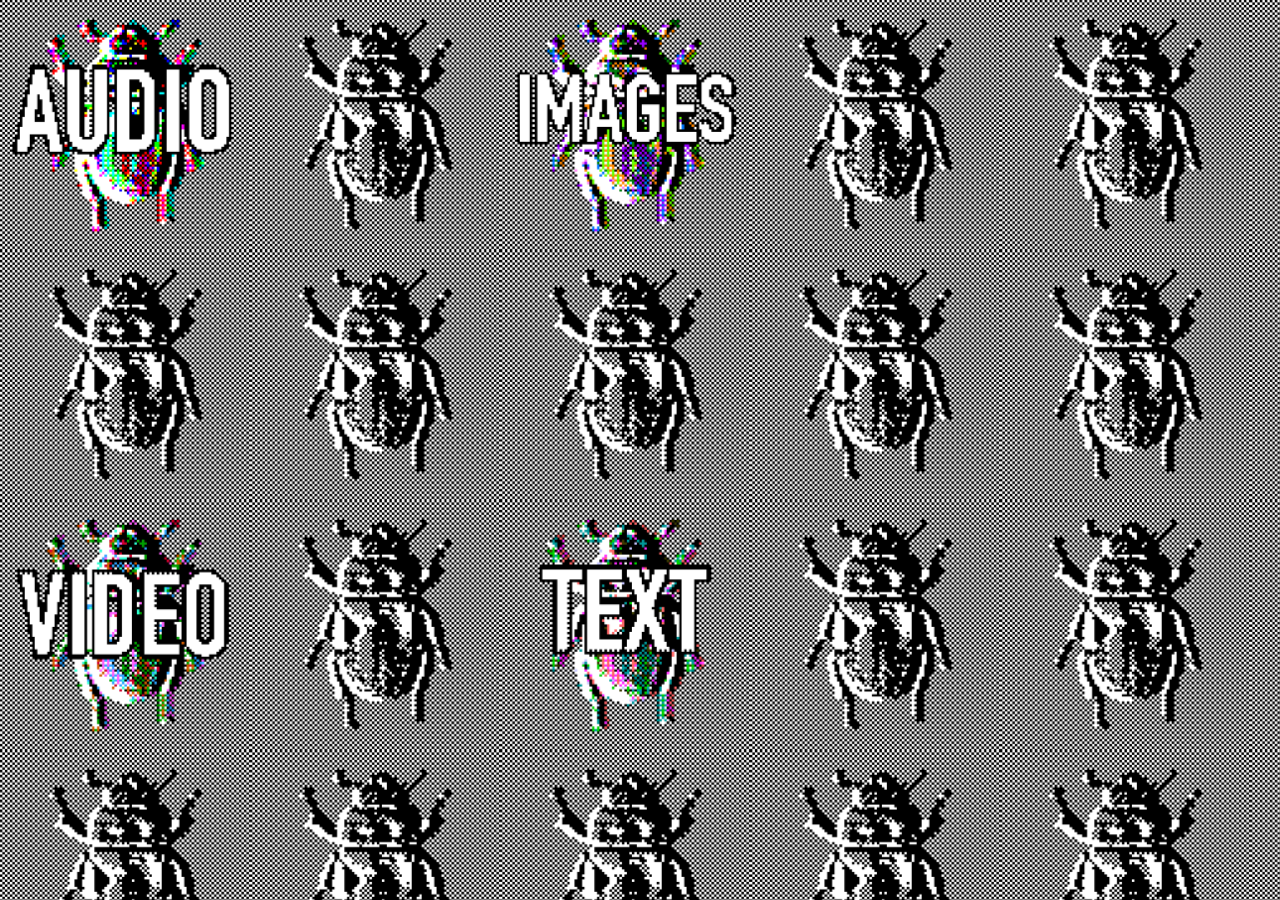
<file: index.html>
<!doctype html>
<html lang="en-US">
	<head>
		<meta charset="utf-8" />
		<link rel="stylesheet" href="styles.css">
		<title>aloe archive</title>
	</head>
<body>
		
	<div class="button-area">
		<a href="audio/index.html" class="beetle beetle-audio"> </a>
		<a href="images/index.html" class="beetle beetle-images"> </a>
		<a href="video/index.html" class="beetle beetle-video"> </a>
		<a href="text/index.html" class="beetle beetle-text"> </a>
	</div>	
	 
</body>
</html>
</file>
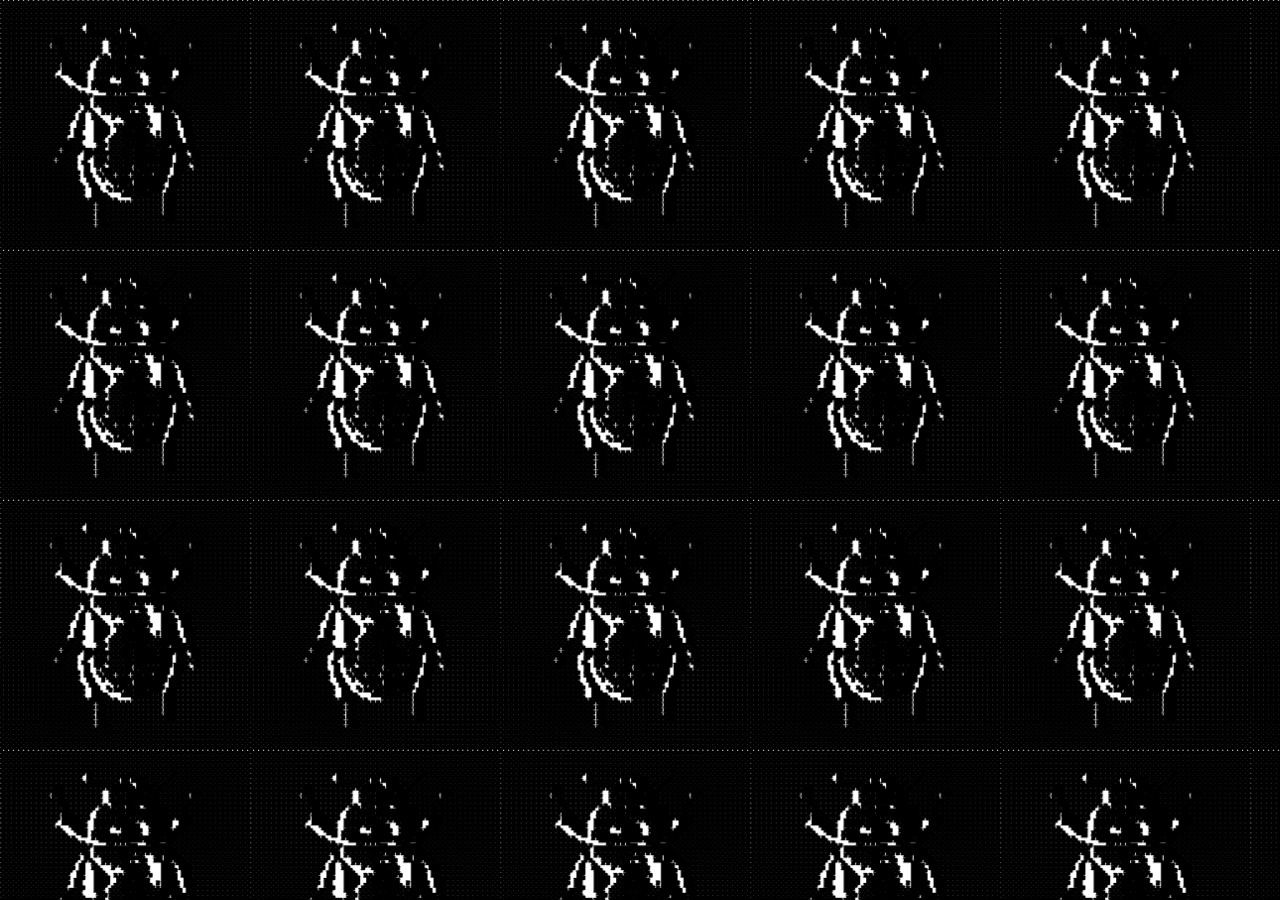
<file: audio/index.html>
<!doctype html>
<html lang="en-US">
	<head>
		<meta charset="utf-8" />
		<title>aloe audio</title>
		<link rel="stylesheet" href="/images/styles.css">
	</head>
<body>
	
	
	<div class="album-player">
		<iframe style="border: 0; width: 350px; height: 470px;" src="https://bandcamp.com/EmbeddedPlayer/album=1346851630/size=large/bgcol=ffffff/linkcol=333333/tracklist=false/transparent=true/" seamless><a href="https://chloealoe.bandcamp.com/album/spirit-bomb">Spirit Bomb by Chloë Aloe</a></iframe>
		
		<iframe style="border: 0; width: 350px; height: 470px;" src="https://bandcamp.com/EmbeddedPlayer/album=232833730/size=large/bgcol=ffffff/linkcol=333333/tracklist=false/transparent=true/" seamless><a href="https://chloealoe.bandcamp.com/album/uv">UV by Chloë Aloe</a></iframe>
		
		<iframe style="border: 0; width: 350px; height: 470px;" src="https://bandcamp.com/EmbeddedPlayer/album=3845713603/size=large/bgcol=ffffff/linkcol=333333/tracklist=false/transparent=true/" seamless><a href="https://veralyric.bandcamp.com/album/nausea-os">Nausea OS by Vera-Lyric</a></iframe>
	</div>
	
	
		
</body>
</html>
</file>
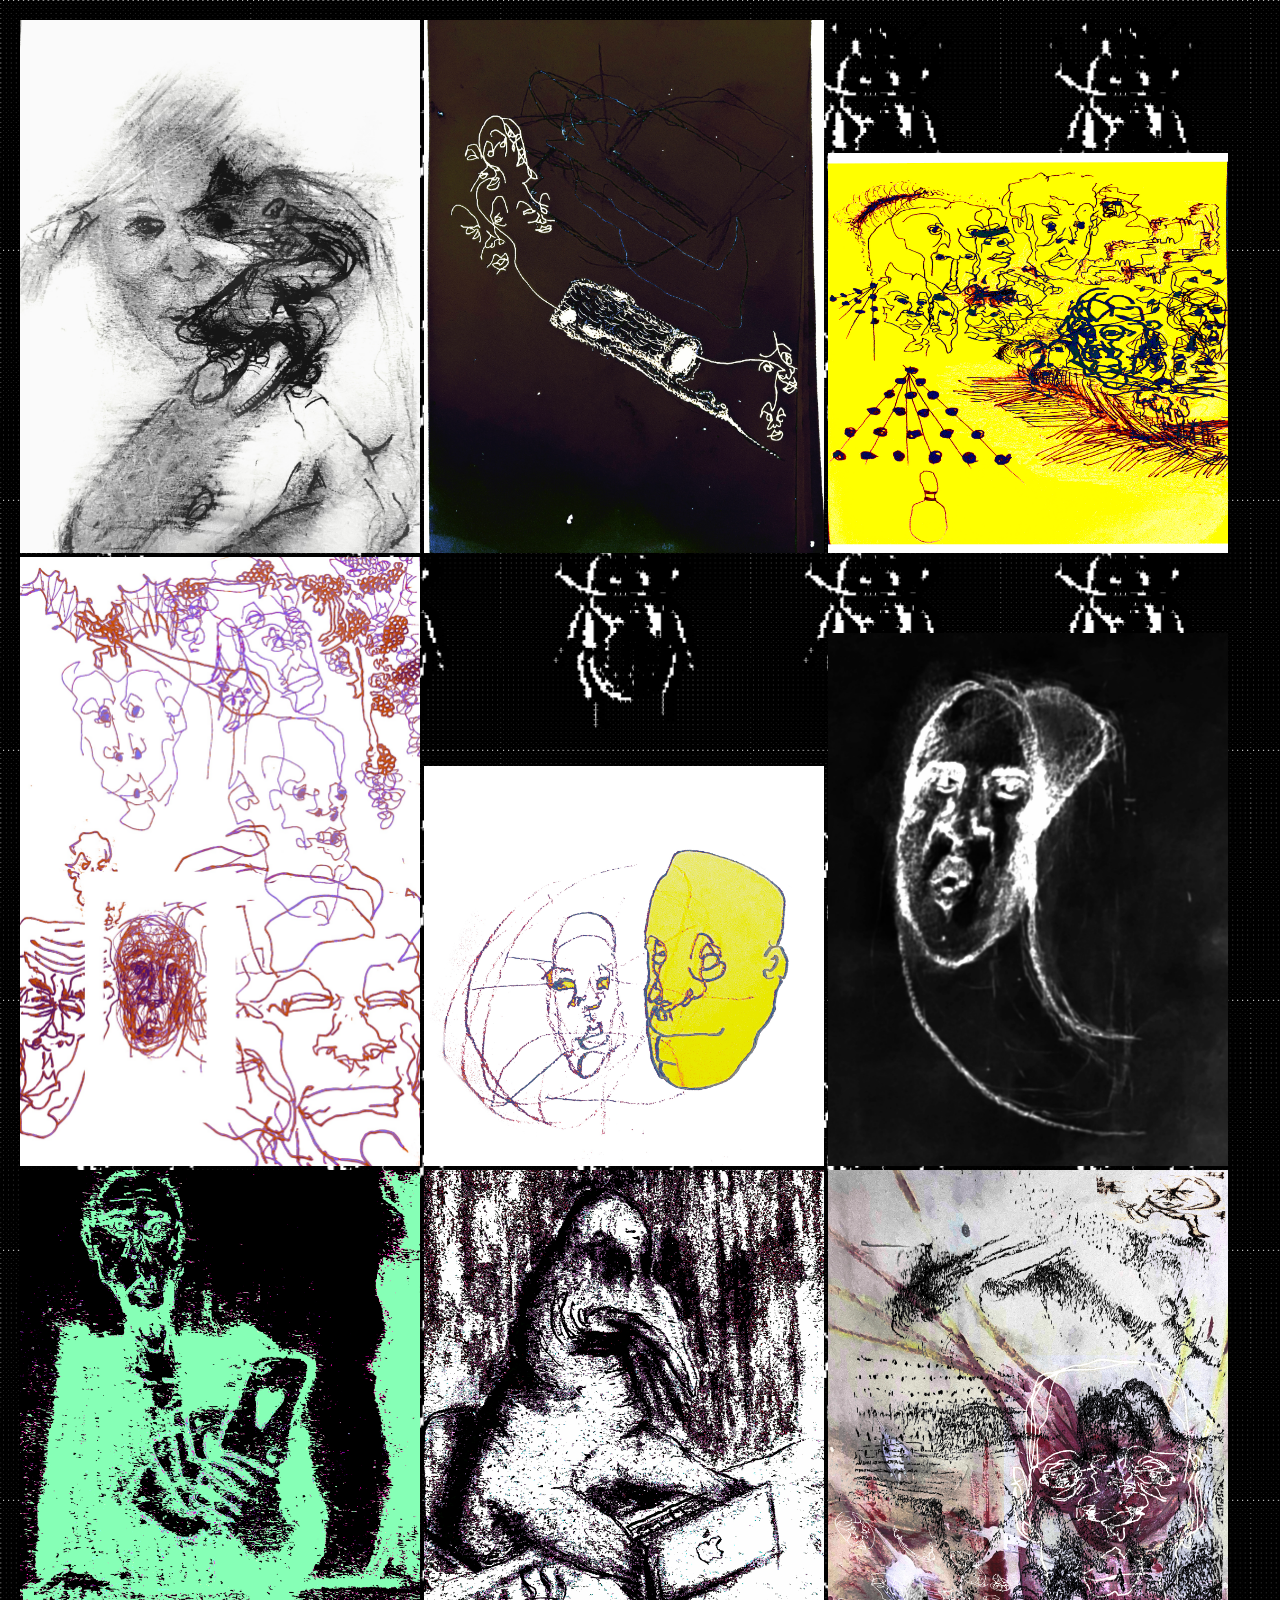
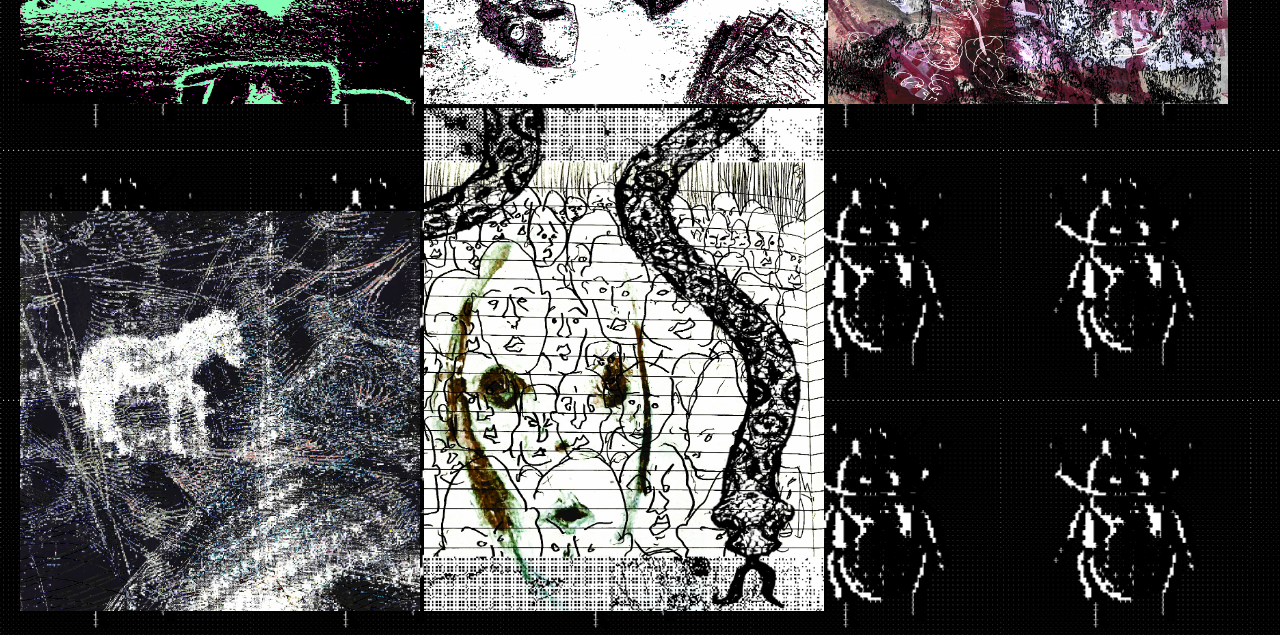
<file: images/index.html>
<!doctype html>
<html lang="en-US">
	<head>
		<meta charset="utf-8" />
		<title>aloe images</title>
		<link rel="stylesheet" href="/images/styles.css">
	</head>
<body>

	
	<img src="/images/media_images/IMG_3189_jpg.jpg"
		alt="skateboarder"
		width="400"
		 />
		
	<img src="/images/media_images/IMG_6111.jpg"
		alt="in space"
		width="400"
		 />
		
	<img src="/images/media_images/IMG_6116.JPG"
		alt="bowling alley"
		width="400"
		/>
		
	<img src="/images/media_images/IMG_6120.JPG"
		alt="wine"
		width="400"
		 />
		
	<img src="/images/media_images/IMG_6123.jpg"
		alt="sun orbit"
		width="400"
		 />
		
	<img src="/images/media_images/IMG_6126.JPG"
		alt="bend"
		width="400"
		 />
		
	<img src="/images/media_images/IMG_6860.JPG"
		alt="casino dream"
		width="400"
		/>
		
	<img src="/images/media_images/IMG_6862.JPG"
		alt="working"
		width="400"
		/>
		
	<img src="/images/media_images/IMG_7239.JPG"
		alt="guts"
		width="400"
		/>
		
	<img src="/images/media_images/IMG_7246.JPG"
		alt="horse"
		width="400"
		 />
		
	<img src="/images/media_images/IMG_7255.JPG"
		alt="everybodys talking at me"
		width="400"
		/>
		
		
</body>
</html>
</file>
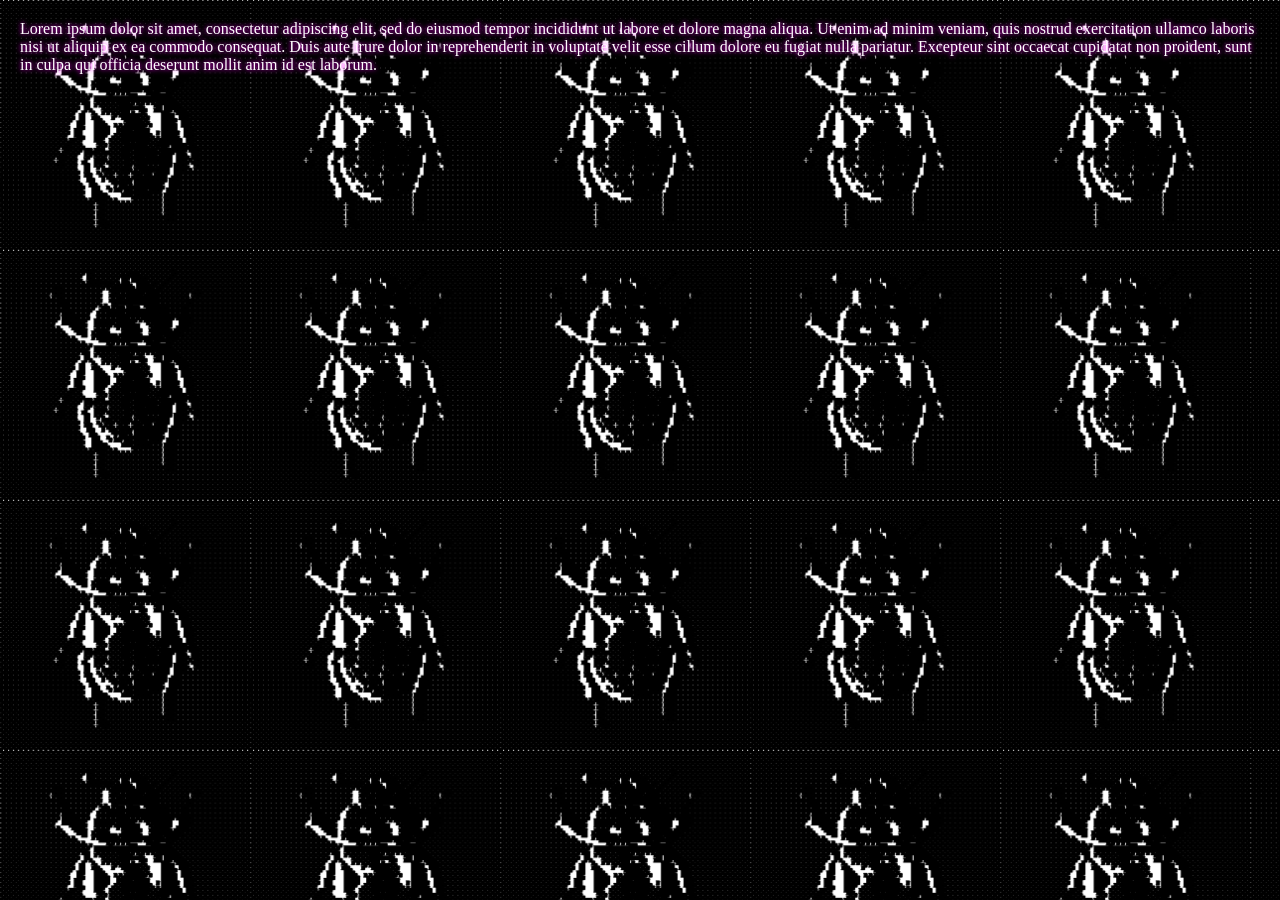
<file: text/index.html>
<!doctype html>
<html lang="en-US">
	<head>
		<meta charset="utf-8" />
		<title>aloe text</title>
		<link rel="stylesheet" href="/images/styles.css">
	</head>
<body>

Lorem ipsum dolor sit amet, consectetur adipiscing elit, sed do eiusmod tempor incididunt ut labore et dolore magna aliqua. Ut enim ad minim veniam, quis nostrud exercitation ullamco laboris nisi ut aliquip ex ea commodo consequat. Duis aute irure dolor in reprehenderit in voluptate velit esse cillum dolore eu fugiat nulla pariatur. Excepteur sint occaecat cupidatat non proident, sunt in culpa qui officia deserunt mollit anim id est laborum.


</body>
</html>
</file>
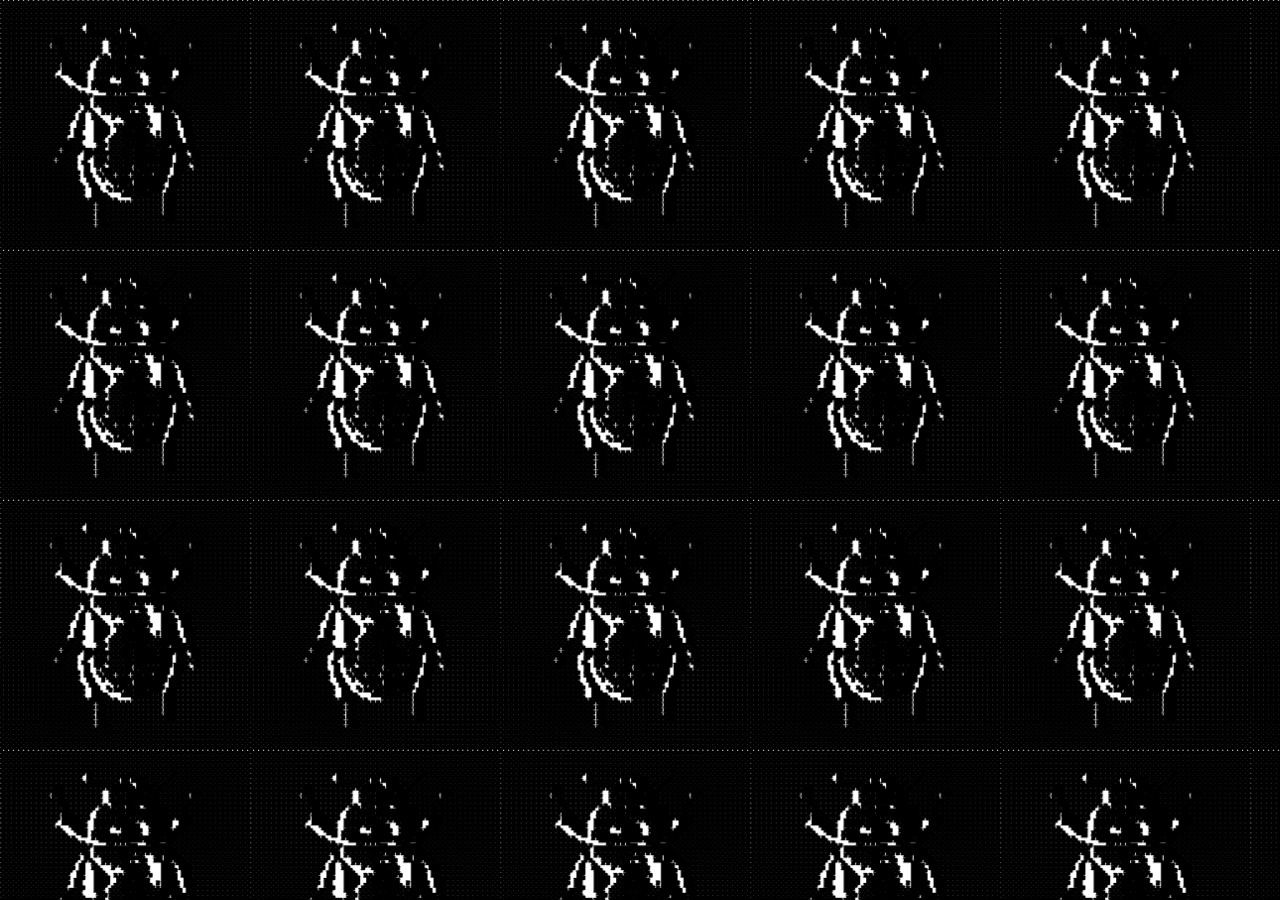
<file: video/index.html>
<!doctype html>
<html lang="en-US">
	<head>
		<meta charset="utf-8" />
		<title>aloe video</title>
		<link rel="stylesheet" href="/images/styles.css">
	</head>
<body>
	
<iframe width="560" height="315" src="https://www.youtube.com/embed/CsEQ5esH5hU?si=4WO-kbANif_-VjNR" title="YouTube video player" frameborder="0" allow="accelerometer; autoplay; clipboard-write; encrypted-media; gyroscope; picture-in-picture; web-share" referrerpolicy="strict-origin-when-cross-origin" allowfullscreen></iframe>

<iframe width="560" height="315" src="https://www.youtube.com/embed/3uuzsrfNiLk?si=u84_GSlrs3gNrt3e" title="YouTube video player" frameborder="0" allow="accelerometer; autoplay; clipboard-write; encrypted-media; gyroscope; picture-in-picture; web-share" referrerpolicy="strict-origin-when-cross-origin" allowfullscreen></iframe>

</body>
</html>
</file>
<file: styles.css>
body {
	background-image: url("/media/beetle.PNG");
	background-repeat: repeat;
	background-size: 250px;
	background-position: top left;
	margin: 0;


}

.album-player {
	display: flex;
	justify-content: center;
	margin-top: 20px;
}

.button-area {
	position: absolute;
	top: 0;
	left: 0;
	width: 500px;
	height: 500px;
}


.beetle {
	position: absolute;
	width: 250px;
	height: 250px;
	background-size: cover;
}

.beetle-audio {
	background-image: url("/media/beetleaudio.PNG");
	top: 250;
	left: 250;
}

.beetle-images {
	background-image: url("/media/beetleimages.PNG");
	top: 250;
	left: 500px;
}

.beetle-video {
	background-image: url("/media/beetlevideo.PNG");
	top: 500px;
	left: 250;
}


.beetle-text {
	background-image: url("/media/beetletext.PNG");
	top: 500px;
	left: 500px;
}

@media (max-width: 600px) {
	.button-area {
		transform: scale(0.6);
		transform-origin: top left;
	}
}
</file>
<file: images/styles.css>
body {
	background-image: url("/media/beetle2.PNG");
	background-repeat: repeat;
	background-size: 250px;
	background-position: top left;
	margin: 20px;
	font-family: "Times New Roman";
	color: white;
	text-shadow: 0 0 5px #ff00ff;
}
</file>
